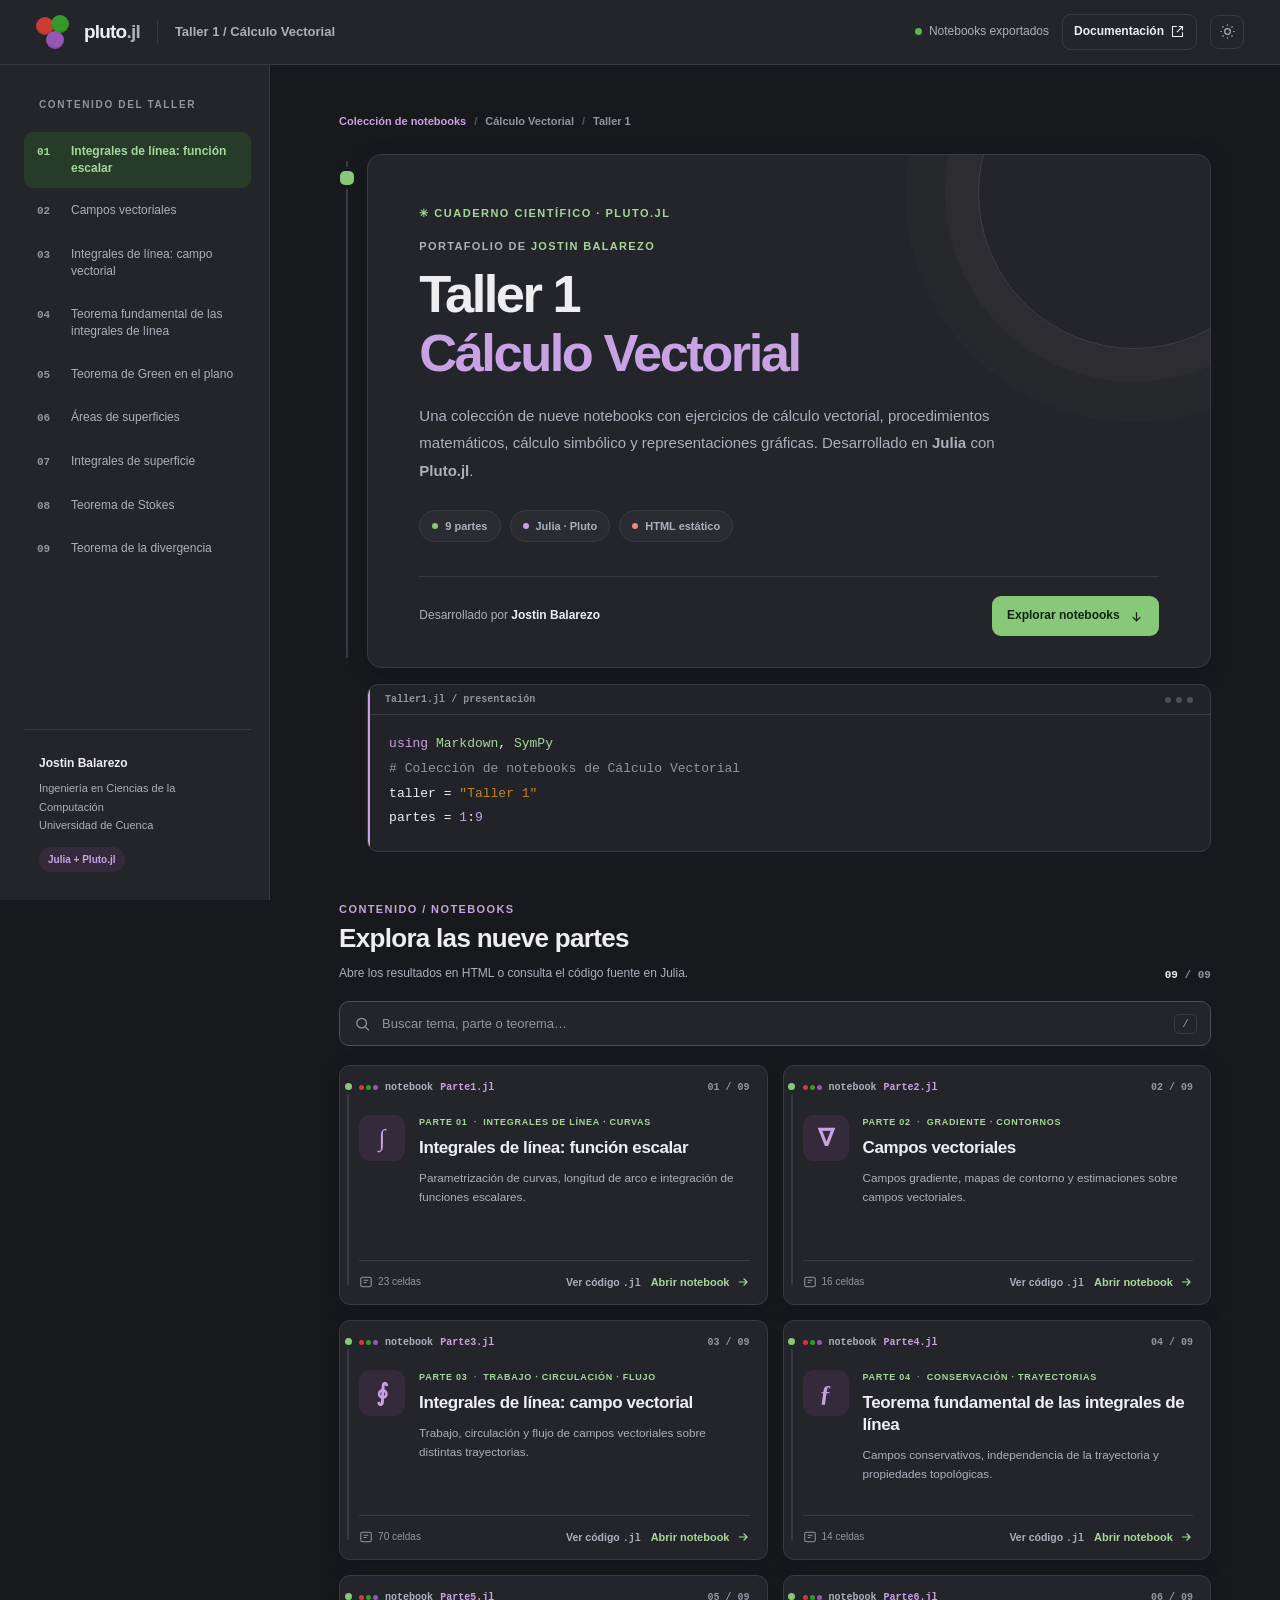
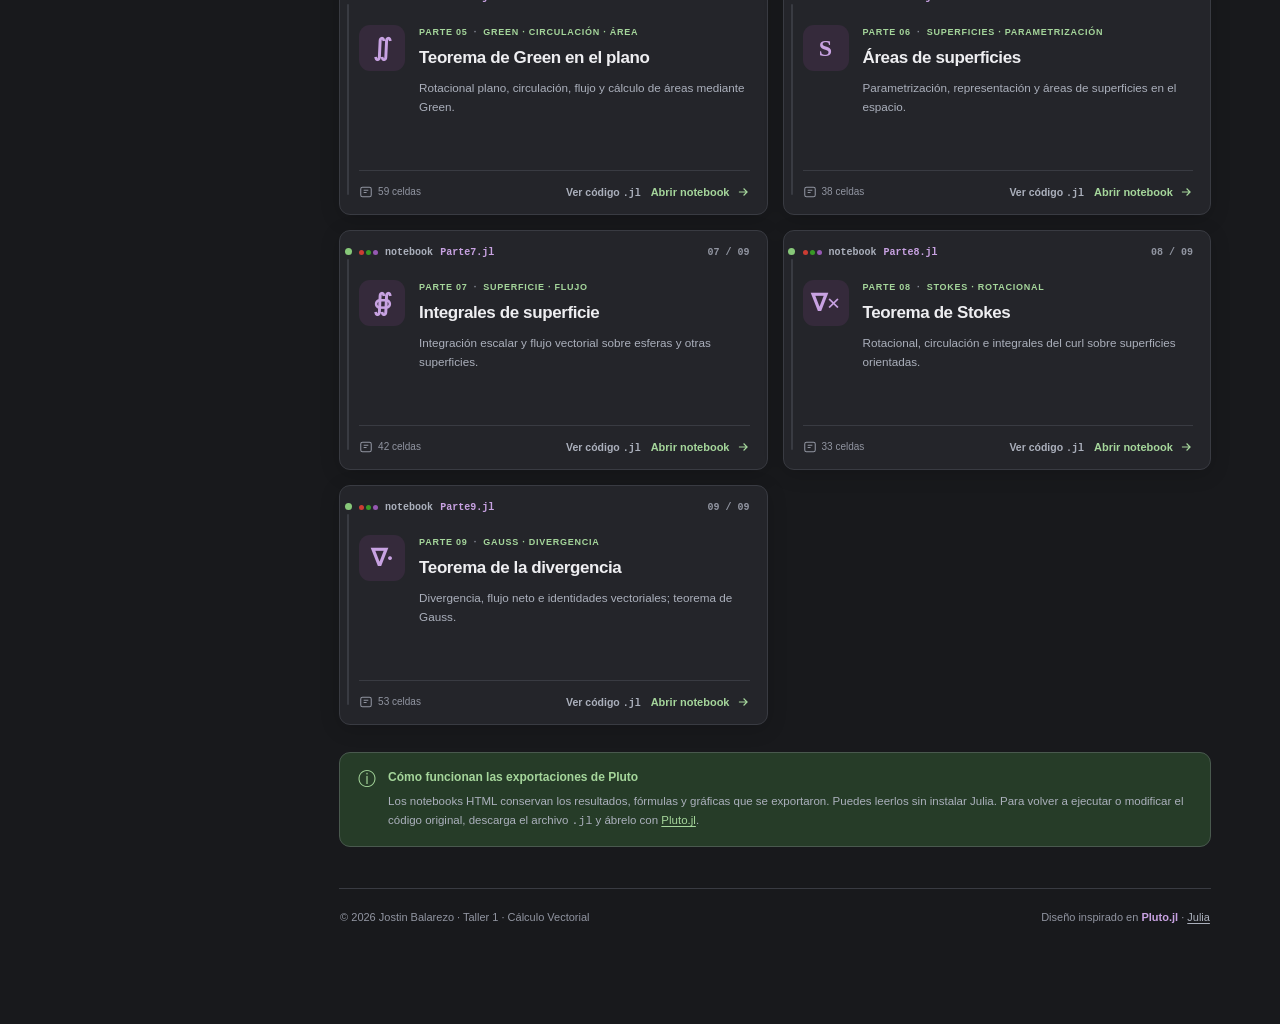
<file: index.html>
<!doctype html>
<html lang="es">
<head>
  <meta charset="utf-8">
  <meta name="viewport" content="width=device-width, initial-scale=1">
  <meta name="color-scheme" content="dark light">
  <script>(function(){var t='dark';try{t=localStorage.getItem('taller-theme')||'dark'}catch(e){}document.documentElement.dataset.theme=t==='light'?'light':'dark';})();</script>
  <meta name="description" content="Taller 1 de Cálculo Vectorial: nueve notebooks de Julia y Pluto.jl con soluciones, cálculos simbólicos y visualizaciones.">
  <meta name="author" content="Jostin Balarezo">
  <meta property="og:title" content="Taller 1 · Cálculo Vectorial — Jostin Balarezo | Pluto.jl">
  <meta property="og:description" content="Explora los 9 notebooks y su código Julia.">
  <meta property="og:type" content="website">
  <title>Taller 1 · Cálculo Vectorial — Jostin Balarezo | Pluto.jl</title>
  <link rel="icon" href="favicon.svg" type="image/svg+xml">
  <style>
    :root { color-scheme: light; --bg:#faf9f7; --surface:#ffffff; --surface-2:#f8f8f9; --border:#e7e6e4; --border-strong:#d9d8d5; --text:#292a2f; --muted:#73767d; --soft:#909199; --accent:#389826; --accent-soft:#edf8e8; --accent-text:#2d7425; --purple:#8b5caa; --purple-soft:#f5f0f9; --red:#cb3c33; --shadow:0 4px 20px rgba(27,31,35,.035); --code:#fafafa; }
    :root[data-theme="dark"]{color-scheme:dark; --bg:#18191c; --surface:#24252a; --surface-2:#2b2c32; --border:#393b42; --border-strong:#4d4f55; --text:#eeeef1; --muted:#abb0bc; --soft:#9195a1; --accent:#87c879; --accent-soft:#263c28; --accent-text:#a5d69b; --purple:#c8a2e2; --purple-soft:#352a3b; --red:#f2887d; --shadow:0 4px 20px rgba(0,0,0,.16); --code:#222328; }
    *{box-sizing:border-box} html{scroll-behavior:smooth;scroll-padding-top:106px} body{margin:0;background:var(--bg);color:var(--text);font-family:Inter,"Lato",ui-sans-serif,-apple-system,BlinkMacSystemFont,"Segoe UI",sans-serif;font-size:15px;line-height:1.65;-webkit-font-smoothing:antialiased} a{color:inherit;text-decoration:none} button,input{font:inherit} button{cursor:pointer} :focus-visible{outline:3px solid rgba(72,158,67,.4);outline-offset:3px} ::selection{background:#bfecc2;color:#1b2b21}
    .topbar{height:65px;border-bottom:1px solid var(--border);background:var(--surface);display:flex;align-items:center;justify-content:space-between;padding:0 36px;position:sticky;top:0;z-index:15}
    .brand{display:flex;align-items:center;gap:12px;min-width:0}.pluto-logo{width:36px;height:36px;position:relative;display:inline-block;flex-shrink:0}.pluto-logo span{height:18px;width:18px;border-radius:50%;display:block;position:absolute;box-shadow:inset 0 -2px 0 rgba(0,0,0,.10)}.pluto-logo .l-red{left:0;top:3px;background:#cb3c33}.pluto-logo .l-green{left:15px;top:1px;background:#389826}.pluto-logo .l-purple{left:10px;top:17px;background:#9558b2}.brand-word{font-size:19px;font-weight:800;letter-spacing:-.8px}.brand-word .dot{color:var(--muted);font-weight:600}.brand-divider{height:22px;width:1px;background:var(--border);margin:0 5px}.brand-project{font-weight:600;font-size:13px;color:var(--muted);white-space:nowrap;overflow:hidden;text-overflow:ellipsis}.top-actions{display:flex;align-items:center;gap:13px}.status{display:inline-flex;gap:7px;align-items:center;font-size:12px;color:var(--muted)}.status:before{content:"";width:7px;height:7px;border-radius:50%;background:#58b947}.top-link{display:inline-flex;align-items:center;gap:6px;padding:7px 11px;border:1px solid var(--border);border-radius:9px;font-size:12px;font-weight:650}.top-link:hover,.theme-toggle:hover{background:var(--surface-2);border-color:var(--border-strong)}.top-link svg{width:15px;height:15px}.theme-toggle{display:grid;place-items:center;width:34px;height:34px;border:1px solid var(--border);border-radius:9px;background:var(--surface);color:var(--muted)}.theme-toggle svg{width:17px;height:17px}.icon-moon{display:block}.icon-sun{display:none}:root[data-theme="dark"] .icon-moon{display:none}:root[data-theme="dark"] .icon-sun{display:block}
    .shell{display:grid;grid-template-columns:270px minmax(0,1fr);align-items:start;min-height:calc(100vh - 65px)}.sidebar{position:sticky;top:65px;height:calc(100vh - 65px);border-right:1px solid var(--border);padding:32px 18px 28px 24px;display:flex;flex-direction:column;overflow-y:auto;background:var(--surface)}.sidebar-eyebrow{font-size:10px;letter-spacing:1.65px;color:var(--soft);font-weight:800;margin:0 0 18px 15px}.toc{display:flex;flex-direction:column;gap:3px}.toc-link{border-radius:9px;display:flex;gap:10px;align-items:start;padding:10px 12px;color:var(--muted);font-size:12px;line-height:1.45;border:1px solid transparent;transition:background .15s,color .15s}.toc-link:hover{color:var(--text);background:var(--surface-2)}.toc-link.active{background:var(--accent-soft);color:var(--accent-text);font-weight:670}.toc-number{font:600 11px/1.7 ui-monospace,SFMono-Regular,Consolas,monospace;color:var(--soft);flex:0 0 24px}.toc-link.active .toc-number{color:var(--accent-text)}.sidebar-bottom{margin-top:auto;padding:24px 15px 0;border-top:1px solid var(--border)}.sidebar-bottom strong{display:block;font-size:12px;font-weight:650}.sidebar-bottom span{display:block;font-size:11px;color:var(--muted);line-height:1.7;margin-top:5px}.side-tag{display:inline-block!important;margin-top:12px!important;font-size:10px!important;padding:4px 9px;background:var(--purple-soft);color:var(--purple)!important;border-radius:20px;font-weight:700}
    .content{width:100%;min-width:0;max-width:1200px;margin:0 auto;padding:47px clamp(22px,5.4vw,80px) 80px}.breadcrumb{font-size:11px;display:flex;align-items:center;gap:8px;color:var(--soft);margin-bottom:24px;font-weight:600}.breadcrumb .home{color:var(--purple)}.slash{opacity:.5}.cell-shell{position:relative;padding-left:28px}.cell-shell:before{content:"";position:absolute;left:7px;top:7px;bottom:10px;width:2px;background:var(--border);border-radius:4px}.cell-shell:after{content:"";position:absolute;left:1px;top:17px;width:14px;height:14px;border-radius:5px;background:var(--accent);box-shadow:0 0 0 4px var(--bg)}
    .hero{background:var(--surface);border:1px solid var(--border);border-radius:14px;box-shadow:var(--shadow);padding:clamp(26px,4vw,49px) clamp(24px,4vw,52px) 31px;overflow:hidden;position:relative}.hero:after{content:"";position:absolute;right:-80px;top:-118px;height:310px;width:310px;border:1px solid color-mix(in srgb,var(--purple) 18%,transparent);border-radius:50%;pointer-events:none;box-shadow:0 0 0 33px color-mix(in srgb,var(--purple) 3%,transparent),0 0 0 73px color-mix(in srgb,var(--accent) 2%,transparent)}.hero-eyebrow{font-size:11px;letter-spacing:1.5px;font-weight:750;color:var(--accent-text);text-transform:uppercase;position:relative;z-index:1}.hero h1{font-size:clamp(33px,4.1vw,58px);line-height:1.11;letter-spacing:-2.5px;margin:16px 0 20px;font-weight:760;position:relative;z-index:1}.hero h1 span{display:block;color:var(--purple);font-weight:700}.hero-copy{font-size:15px;line-height:1.83;max-width:620px;margin:0 0 26px;color:var(--muted);position:relative;z-index:1}.hero-meta{display:flex;flex-wrap:wrap;gap:9px;margin:0 0 34px;position:relative;z-index:1}.pill{display:inline-flex;align-items:center;gap:7px;border:1px solid var(--border);border-radius:50px;padding:6px 12px;background:var(--surface-2);font-size:11px;color:var(--muted);font-weight:650}.pill .mini-dot{width:6px;height:6px;border-radius:50%;background:var(--accent)}.pill .mini-dot.purple{background:var(--purple)}.pill .mini-dot.red{background:var(--red)}
    .hero-personal{font-size:11px;letter-spacing:1.35px;font-weight:600;color:var(--muted);margin:15px 0 -6px;position:relative;z-index:1}.hero-personal strong{color:var(--accent-text);font-weight:800}.hero-bottom{border-top:1px solid var(--border);padding-top:19px;display:flex;flex-wrap:wrap;align-items:center;justify-content:space-between;gap:14px;position:relative;z-index:1}.author{font-size:12px;color:var(--muted)}.author strong{color:var(--text);font-weight:720}.jump{display:inline-flex;align-items:center;gap:9px;background:var(--accent);color:#fff;padding:10px 15px;border-radius:9px;font-size:12px;font-weight:800;transition:transform .15s,filter .15s}.jump:hover{filter:brightness(.92);transform:translateY(-1px)}:root[data-theme="dark"] .jump{color:#172117}.jump svg{height:15px;width:15px}
    .code-cell{margin:16px 0 0 28px;border:1px solid var(--border);border-radius:11px;background:var(--code);overflow:hidden;position:relative}.code-cell:before{position:absolute;content:"";width:2px;background:var(--purple);left:0;top:0;bottom:0}.code-bar{display:flex;align-items:center;justify-content:space-between;padding:9px 17px;border-bottom:1px solid var(--border);font-size:10px;letter-spacing:.4px;color:var(--soft)}.code-bar .filepath{font:600 10px ui-monospace,SFMono-Regular,Consolas,monospace;letter-spacing:0}.editor-dots{display:inline-flex;gap:5px}.editor-dots span{width:6px;height:6px;background:var(--border-strong);border-radius:50%}.code-cell pre{padding:17px 21px 20px;margin:0;overflow-x:auto;font:13px/1.9 "JuliaMono",ui-monospace,SFMono-Regular,Consolas,"Liberation Mono",monospace;color:var(--text)}.code-purple{color:var(--purple)}.code-green{color:var(--accent-text)}.code-orange{color:#c28522}.code-muted{color:var(--soft)}
    .section-head{display:flex;align-items:end;justify-content:space-between;gap:16px;margin:48px 0 17px}.section-label{font-size:11px;color:var(--purple);font-weight:750;letter-spacing:1.4px}.section-head h2{font-size:26px;letter-spacing:-.7px;line-height:1.2;margin:5px 0 0;font-weight:740}.section-caption{color:var(--muted);font-size:12px;margin:10px 0 0}.section-stat{font:650 11px ui-monospace,SFMono-Regular,Consolas,monospace;color:var(--soft);white-space:nowrap;padding-bottom:3px}.section-stat strong{color:var(--text)}
    .tools{display:flex;gap:12px;margin:0 0 19px;align-items:center}.search-wrap{position:relative;flex:1}.search-wrap svg{position:absolute;left:15px;top:50%;transform:translateY(-50%);width:17px;height:17px;color:var(--soft);pointer-events:none}.search{display:block;border:1px solid var(--border-strong);border-radius:10px;padding:11px 75px 11px 42px;width:100%;background:var(--surface);color:var(--text);font-size:13px;outline:none}.search:focus{border-color:var(--accent);box-shadow:0 0 0 3px var(--accent-soft)}.search::placeholder{color:var(--soft)}.search-hint{position:absolute;right:14px;top:50%;transform:translateY(-50%);border:1px solid var(--border);border-radius:5px;padding:0px 7px;color:var(--soft);font:11px/1.65 ui-monospace,monospace;pointer-events:none}.search-clear{position:absolute;right:12px;top:50%;transform:translateY(-50%);display:none;border:0;background:var(--surface-2);color:var(--muted);border-radius:6px;padding:3px 9px;font-size:11px}.has-text .search-clear{display:inline-flex}.has-text .search-hint{display:none}
    .cards{display:grid;grid-template-columns:repeat(2,minmax(0,1fr));gap:15px}.notebook-card{scroll-margin-top:112px;display:grid;grid-template-columns:16px minmax(0,1fr);position:relative;background:var(--surface);border:1px solid var(--border);border-radius:11px;overflow:hidden;min-height:240px;box-shadow:var(--shadow);transition:border-color .18s,transform .18s,box-shadow .18s}.notebook-card:hover{border-color:color-mix(in srgb,var(--accent) 44%,var(--border));transform:translateY(-2px);box-shadow:0 9px 28px rgba(27,31,35,.065)}.notebook-card[hidden]{display:none!important}.card-gutter{position:relative;display:flex;justify-content:center;padding-top:17px}.gutter-dot{position:relative;z-index:2;width:7px;height:7px;border-radius:50%;background:var(--accent)}.gutter-spine{position:absolute;width:2px;top:28px;bottom:19px;border-radius:4px;background:var(--border)}.card-inner{display:flex;flex-direction:column;min-width:0;padding:16px 17px 13px 3px}.card-top{display:flex;align-items:center;justify-content:space-between;gap:8px}.card-type{display:flex;align-items:center;gap:7px;font:600 10px ui-monospace,SFMono-Regular,Consolas,monospace;color:var(--muted);white-space:nowrap}.p-dots{display:flex;align-items:center;gap:2px}.p-dots i{height:5px;width:5px;border-radius:50%;display:block}.p-dots i:nth-child(1){background:#cb3c33}.p-dots i:nth-child(2){background:#389826}.p-dots i:nth-child(3){background:#9558b2}.card-file{color:var(--purple);font-weight:600}.file-id{font:600 10px ui-monospace,monospace;color:var(--soft);white-space:nowrap}.card-body{display:flex;align-items:start;gap:14px;padding:22px 0 21px}.math-mark{height:46px;width:46px;flex:0 0 46px;display:grid;place-items:center;border-radius:11px;background:var(--purple-soft);color:var(--purple);font:600 24px/1 Georgia,"Times New Roman",serif}.card-copy{min-width:0}.card-kicker{font-size:9px;letter-spacing:.75px;text-transform:uppercase;font-weight:750;color:var(--accent-text);line-height:1.6}.card-kicker span{padding:0 3px;color:var(--soft)}.card-copy h3{font-size:17px;line-height:1.3;letter-spacing:-.4px;font-weight:720;margin:7px 0 9px}.card-copy h3 a:hover{text-decoration:underline;text-decoration-color:var(--accent);text-underline-offset:4px}.card-copy p{margin:0;color:var(--muted);font-size:11.7px;line-height:1.65}.card-bottom{margin-top:auto;display:flex;align-items:center;justify-content:space-between;flex-wrap:wrap;gap:9px;border-top:1px solid var(--border);padding-top:12px}.cell-count{display:flex;align-items:center;gap:5px;color:var(--soft);font-size:10px}.cell-count svg{height:14px;width:14px}.card-actions{display:flex;align-items:center;gap:10px}.source-link{font-size:10.5px;color:var(--muted);font-weight:680}.source-link:hover{color:var(--purple)}.source-link .mono{font:600 10px ui-monospace,monospace}.open-link{display:flex;align-items:center;gap:6px;font-size:11px;color:var(--accent-text);font-weight:790;white-space:nowrap}.open-link svg{height:14px;width:14px;transition:transform .15s}.open-link:hover svg{transform:translateX(3px)}.open-link:hover{text-decoration:underline;text-underline-offset:3px}.empty{border:1px dashed var(--border-strong);border-radius:13px;padding:40px 24px;text-align:center;color:var(--muted);font-size:13px}.empty[hidden]{display:none}.empty strong{display:block;color:var(--text);margin-bottom:6px}.empty button{margin-top:16px;border:1px solid var(--border-strong);color:var(--text);background:var(--surface);border-radius:8px;padding:7px 12px}
    .note{margin-top:27px;background:var(--accent-soft);border:1px solid color-mix(in srgb,var(--accent) 21%,var(--border));padding:15px 18px;border-radius:11px;display:flex;gap:12px;align-items:flex-start}.note-sign{color:var(--accent-text);font-size:18px;line-height:1.25}.note h3{margin:0 0 4px;font-size:12px;font-weight:750;color:var(--accent-text)}.note p{margin:0;color:var(--muted);line-height:1.65;font-size:11.5px}.note a{color:var(--accent-text);text-decoration:underline;text-underline-offset:2px}.footer{margin-top:41px;border-top:1px solid var(--border);padding:19px 1px;display:flex;align-items:center;justify-content:space-between;gap:15px;flex-wrap:wrap;color:var(--soft);font-size:11px}.footer .pluto-small{font-weight:720;color:var(--purple)}.footer a{color:var(--muted);text-decoration:underline;text-underline-offset:2px}.mobile-toc{display:none}
    @media(max-width:1140px){.shell{grid-template-columns:235px minmax(0,1fr)}.sidebar{padding-left:12px;padding-right:10px}.content{padding:42px 34px 70px}.card-body{gap:10px}.math-mark{width:39px;height:39px;flex-basis:39px;font-size:21px}.card-copy h3{font-size:15px}.card-bottom{align-items:flex-start}.card-actions{gap:8px}}
    @media(max-width:900px){.shell{display:block}.sidebar{display:none}.content{padding:34px 28px 70px;max-width:850px}.mobile-toc{display:block;margin-bottom:18px;border:1px solid var(--border);border-radius:10px;background:var(--surface)}.mobile-toc summary{cursor:pointer;list-style:none;padding:12px 16px;font-size:12px;font-weight:730;color:var(--text)}.mobile-toc summary::-webkit-details-marker{display:none}.mobile-toc summary:after{content:"⌄";float:right;color:var(--soft)}.mobile-toc[open] summary:after{content:"⌃"}.mobile-toc .toc{padding:0 10px 11px;max-height:300px;overflow-y:auto}.topbar{padding:0 25px}}
    @media(max-width:650px){.topbar{height:60px;padding:0 16px}.brand{gap:8px}.brand-word{font-size:17px}.brand-project{font-size:11px}.brand-divider{margin:0 1px}.status,.top-link{display:none}.content{padding:20px 15px 50px}.breadcrumb{margin:10px 0 16px}.cell-shell{padding-left:13px}.cell-shell:before{left:2px}.cell-shell:after{left:-4px;width:11px;height:11px}.hero{padding:27px 21px 22px}.hero h1{font-size:36px;letter-spacing:-1.4px}.hero-copy{font-size:13px}.hero-meta{margin-bottom:23px}.hero-bottom{align-items:stretch}.jump{justify-content:center}.code-cell{margin-left:13px}.code-cell pre{font-size:10.5px;padding:12px}.section-head{margin-top:35px}.section-head h2{font-size:22px}.section-stat{font-size:10px}.cards{grid-template-columns:1fr;gap:12px}.notebook-card{min-height:205px}.card-inner{padding-right:15px}.card-copy h3{font-size:17px}.card-copy p{font-size:12px}.card-body{padding:15px 0 16px}.section-caption{font-size:11px}}
    @media(prefers-reduced-motion:reduce){html{scroll-behavior:auto}*{transition:none!important}}
  </style>
</head>
<body>
  <header class="topbar">
    <a class="brand" href="index.html" aria-label="Ir al inicio del taller">
      <span class="pluto-logo" aria-hidden="true"><span class="l-red"></span><span class="l-green"></span><span class="l-purple"></span></span>
      <span class="brand-word">pluto<span class="dot">.jl</span></span>
      <span class="brand-divider" aria-hidden="true"></span><span class="brand-project">Taller 1 / Cálculo Vectorial</span>
    </a>
    <div class="top-actions">
      <span class="status">Notebooks exportados</span>
      <a class="top-link" href="README.md" target="_blank" rel="noopener" aria-label="Leer guía del repositorio">Documentación <svg viewBox="0 0 24 24" fill="none" stroke="currentColor" stroke-width="1.7" aria-hidden="true"><path d="M14 4h6v6M20 4l-9 9"/><path d="M20 13v7H4V4h7"/></svg></a>
      <button class="theme-toggle" id="theme-toggle" type="button" aria-label="Cambiar tema claro u oscuro" title="Cambiar apariencia"><svg class="icon-moon" viewBox="0 0 24 24" fill="none" stroke="currentColor" stroke-width="1.8" aria-hidden="true"><path d="M20.7 14.1A8.5 8.5 0 0 1 9.9 3.3 8.6 8.6 0 1 0 20.7 14.1Z"/></svg><svg class="icon-sun" viewBox="0 0 24 24" fill="none" stroke="currentColor" stroke-width="1.7" aria-hidden="true"><circle cx="12" cy="12" r="4"/><path d="M12 2v2m0 16v2M4.93 4.93l1.41 1.41m11.32 11.32 1.41 1.41M2 12h2m16 0h2M4.93 19.07l1.41-1.41M17.66 6.34l1.41-1.41"/></svg></button>
    </div>
  </header>
  <div class="shell">
    <aside class="sidebar" aria-label="Índice de partes">
      <div class="sidebar-eyebrow">CONTENIDO DEL TALLER</div>
      <nav class="toc" aria-label="Navegación de notebooks"><a class="toc-link" href="#parte-01" data-goto="parte-01"><span class="toc-number">01</span><span>Integrales de línea: función escalar</span></a>
<a class="toc-link" href="#parte-02" data-goto="parte-02"><span class="toc-number">02</span><span>Campos vectoriales</span></a>
<a class="toc-link" href="#parte-03" data-goto="parte-03"><span class="toc-number">03</span><span>Integrales de línea: campo vectorial</span></a>
<a class="toc-link" href="#parte-04" data-goto="parte-04"><span class="toc-number">04</span><span>Teorema fundamental de las integrales de línea</span></a>
<a class="toc-link" href="#parte-05" data-goto="parte-05"><span class="toc-number">05</span><span>Teorema de Green en el plano</span></a>
<a class="toc-link" href="#parte-06" data-goto="parte-06"><span class="toc-number">06</span><span>Áreas de superficies</span></a>
<a class="toc-link" href="#parte-07" data-goto="parte-07"><span class="toc-number">07</span><span>Integrales de superficie</span></a>
<a class="toc-link" href="#parte-08" data-goto="parte-08"><span class="toc-number">08</span><span>Teorema de Stokes</span></a>
<a class="toc-link" href="#parte-09" data-goto="parte-09"><span class="toc-number">09</span><span>Teorema de la divergencia</span></a>
</nav>
      <div class="sidebar-bottom"><strong>Jostin Balarezo</strong><span>Ingeniería en Ciencias de la Computación<br>Universidad de Cuenca</span><span class="side-tag">Julia + Pluto.jl</span></div>
    </aside>
    <main class="content" id="inicio">
      <div class="breadcrumb"><span class="home">Colección de notebooks</span><span class="slash">/</span><span>Cálculo Vectorial</span><span class="slash">/</span><span>Taller 1</span></div>
      <details class="mobile-toc"><summary>Índice del taller · 9 partes</summary><nav class="toc" aria-label="Índice móvil"><a class="toc-link" href="#parte-01" data-goto="parte-01"><span class="toc-number">01</span><span>Integrales de línea: función escalar</span></a>
<a class="toc-link" href="#parte-02" data-goto="parte-02"><span class="toc-number">02</span><span>Campos vectoriales</span></a>
<a class="toc-link" href="#parte-03" data-goto="parte-03"><span class="toc-number">03</span><span>Integrales de línea: campo vectorial</span></a>
<a class="toc-link" href="#parte-04" data-goto="parte-04"><span class="toc-number">04</span><span>Teorema fundamental de las integrales de línea</span></a>
<a class="toc-link" href="#parte-05" data-goto="parte-05"><span class="toc-number">05</span><span>Teorema de Green en el plano</span></a>
<a class="toc-link" href="#parte-06" data-goto="parte-06"><span class="toc-number">06</span><span>Áreas de superficies</span></a>
<a class="toc-link" href="#parte-07" data-goto="parte-07"><span class="toc-number">07</span><span>Integrales de superficie</span></a>
<a class="toc-link" href="#parte-08" data-goto="parte-08"><span class="toc-number">08</span><span>Teorema de Stokes</span></a>
<a class="toc-link" href="#parte-09" data-goto="parte-09"><span class="toc-number">09</span><span>Teorema de la divergencia</span></a>
</nav></details>
      <section class="cell-shell" aria-labelledby="main-title">
        <div class="hero">
          <div class="hero-eyebrow">✳ Cuaderno científico · Pluto.jl</div>
          <div class="hero-personal">PORTAFOLIO DE <strong>JOSTIN BALAREZO</strong></div>
          <h1 id="main-title">Taller 1 <span>Cálculo Vectorial</span></h1>
          <p class="hero-copy">Una colección de nueve notebooks con ejercicios de cálculo vectorial, procedimientos matemáticos, cálculo simbólico y representaciones gráficas. Desarrollado en <strong>Julia</strong> con <strong>Pluto.jl</strong>.</p>
          <div class="hero-meta"><span class="pill"><span class="mini-dot"></span> 9 partes</span><span class="pill"><span class="mini-dot purple"></span> Julia · Pluto</span><span class="pill"><span class="mini-dot red"></span> HTML estático</span></div>
          <div class="hero-bottom"><span class="author">Desarrollado por <strong>Jostin Balarezo</strong></span><a class="jump" href="#notebooks">Explorar notebooks <svg viewBox="0 0 24 24" fill="none" stroke="currentColor" stroke-width="2" aria-hidden="true"><path d="M12 5v14m-6-6 6 6 6-6"/></svg></a></div>
        </div>
      </section>
      <div class="code-cell" aria-label="Vista de código inspirada en Pluto"><div class="code-bar"><span class="filepath">Taller1.jl <span class="code-muted">/ presentación</span></span><span class="editor-dots" aria-hidden="true"><span></span><span></span><span></span></span></div><pre><span class="code-purple">using</span> <span class="code-green">Markdown</span>, <span class="code-green">SymPy</span>
<span class="code-muted"># Colección de notebooks de Cálculo Vectorial</span>
taller = <span class="code-orange">"Taller 1"</span>
partes = <span class="code-purple">1</span>:<span class="code-purple">9</span></pre></div>
      <section id="notebooks" aria-label="Lista de notebooks">
        <div class="section-head"><div><div class="section-label">CONTENIDO / NOTEBOOKS</div><h2>Explora las nueve partes</h2><p class="section-caption">Abre los resultados en HTML o consulta el código fuente en Julia.</p></div><div class="section-stat"><strong id="shown-count">09</strong> / 09</div></div>
        <div class="tools"><div class="search-wrap" id="search-wrap"><svg viewBox="0 0 24 24" fill="none" stroke="currentColor" stroke-width="1.8" aria-hidden="true"><circle cx="10.8" cy="10.8" r="6.8"/><path d="m16 16 5 5"/></svg><input class="search" id="search" type="search" placeholder="Buscar tema, parte o teorema…" aria-label="Buscar entre las nueve partes" autocomplete="off"><span class="search-hint">/</span><button class="search-clear" type="button" id="search-clear" aria-label="Borrar búsqueda">Limpiar ×</button></div></div>
        <div class="cards" id="cards"><article class="notebook-card" id="parte-01" data-filter="1 Integrales de línea: función escalar Parametrización de curvas, longitud de arco e integración de funciones escalares. Integrales de línea · Curvas funciones escalares parametrizacion curvas integrales">
 <div class="card-gutter" aria-hidden="true"><span class="gutter-dot"></span><span class="gutter-spine"></span></div>
 <div class="card-inner">
  <div class="card-top"><span class="card-type"><span class="p-dots" aria-hidden="true"><i></i><i></i><i></i></span> notebook <span class="card-file">Parte1.jl</span></span><span class="file-id">01 / 09</span></div>
  <div class="card-body">
    <div class="math-mark" aria-hidden="true">∫</div>
    <div class="card-copy"><div class="card-kicker">PARTE 01 <span aria-hidden="true">·</span> Integrales de línea · Curvas</div>
    <h3><a href="Parte1.html">Integrales de línea: función escalar</a></h3>
    <p>Parametrización de curvas, longitud de arco e integración de funciones escalares.</p></div>
  </div>
  <div class="card-bottom"><span class="cell-count" title="Celdas del notebook original"><svg viewBox="0 0 24 24" fill="none" stroke="currentColor" stroke-width="1.8" aria-hidden="true"><rect x="3" y="4" width="18" height="16" rx="3"/><path d="M8 9h8M8 13h5"/></svg> 23 celdas</span>
  <div class="card-actions"><a class="source-link" href="Parte1.jl" target="_blank" rel="noopener" title="Ver archivo de Julia de la parte 1">Ver código <span class="mono">.jl</span></a><a class="open-link" href="Parte1.html" aria-label="Abrir notebook Parte 1">Abrir notebook <svg viewBox="0 0 24 24" fill="none" stroke="currentColor" stroke-width="2" aria-hidden="true"><path d="M5 12h14m-6-6 6 6-6 6"/></svg></a></div></div>
 </div>
 </article><article class="notebook-card" id="parte-02" data-filter="2 Campos vectoriales Campos gradiente, mapas de contorno y estimaciones sobre campos vectoriales. Gradiente · Contornos gradientes contornos campos vectoriales posiciones">
 <div class="card-gutter" aria-hidden="true"><span class="gutter-dot"></span><span class="gutter-spine"></span></div>
 <div class="card-inner">
  <div class="card-top"><span class="card-type"><span class="p-dots" aria-hidden="true"><i></i><i></i><i></i></span> notebook <span class="card-file">Parte2.jl</span></span><span class="file-id">02 / 09</span></div>
  <div class="card-body">
    <div class="math-mark" aria-hidden="true">∇</div>
    <div class="card-copy"><div class="card-kicker">PARTE 02 <span aria-hidden="true">·</span> Gradiente · Contornos</div>
    <h3><a href="Parte2.html">Campos vectoriales</a></h3>
    <p>Campos gradiente, mapas de contorno y estimaciones sobre campos vectoriales.</p></div>
  </div>
  <div class="card-bottom"><span class="cell-count" title="Celdas del notebook original"><svg viewBox="0 0 24 24" fill="none" stroke="currentColor" stroke-width="1.8" aria-hidden="true"><rect x="3" y="4" width="18" height="16" rx="3"/><path d="M8 9h8M8 13h5"/></svg> 16 celdas</span>
  <div class="card-actions"><a class="source-link" href="Parte2.jl" target="_blank" rel="noopener" title="Ver archivo de Julia de la parte 2">Ver código <span class="mono">.jl</span></a><a class="open-link" href="Parte2.html" aria-label="Abrir notebook Parte 2">Abrir notebook <svg viewBox="0 0 24 24" fill="none" stroke="currentColor" stroke-width="2" aria-hidden="true"><path d="M5 12h14m-6-6 6 6-6 6"/></svg></a></div></div>
 </div>
 </article><article class="notebook-card" id="parte-03" data-filter="3 Integrales de línea: campo vectorial Trabajo, circulación y flujo de campos vectoriales sobre distintas trayectorias. Trabajo · Circulación · Flujo campos trabajo trayectorias circulación flujo integrales">
 <div class="card-gutter" aria-hidden="true"><span class="gutter-dot"></span><span class="gutter-spine"></span></div>
 <div class="card-inner">
  <div class="card-top"><span class="card-type"><span class="p-dots" aria-hidden="true"><i></i><i></i><i></i></span> notebook <span class="card-file">Parte3.jl</span></span><span class="file-id">03 / 09</span></div>
  <div class="card-body">
    <div class="math-mark" aria-hidden="true">∮</div>
    <div class="card-copy"><div class="card-kicker">PARTE 03 <span aria-hidden="true">·</span> Trabajo · Circulación · Flujo</div>
    <h3><a href="Parte3.html">Integrales de línea: campo vectorial</a></h3>
    <p>Trabajo, circulación y flujo de campos vectoriales sobre distintas trayectorias.</p></div>
  </div>
  <div class="card-bottom"><span class="cell-count" title="Celdas del notebook original"><svg viewBox="0 0 24 24" fill="none" stroke="currentColor" stroke-width="1.8" aria-hidden="true"><rect x="3" y="4" width="18" height="16" rx="3"/><path d="M8 9h8M8 13h5"/></svg> 70 celdas</span>
  <div class="card-actions"><a class="source-link" href="Parte3.jl" target="_blank" rel="noopener" title="Ver archivo de Julia de la parte 3">Ver código <span class="mono">.jl</span></a><a class="open-link" href="Parte3.html" aria-label="Abrir notebook Parte 3">Abrir notebook <svg viewBox="0 0 24 24" fill="none" stroke="currentColor" stroke-width="2" aria-hidden="true"><path d="M5 12h14m-6-6 6 6-6 6"/></svg></a></div></div>
 </div>
 </article><article class="notebook-card" id="parte-04" data-filter="4 Teorema fundamental de las integrales de línea Campos conservativos, independencia de la trayectoria y propiedades topológicas. Conservación · Trayectorias teorema fundamental conservativos independencia topologia">
 <div class="card-gutter" aria-hidden="true"><span class="gutter-dot"></span><span class="gutter-spine"></span></div>
 <div class="card-inner">
  <div class="card-top"><span class="card-type"><span class="p-dots" aria-hidden="true"><i></i><i></i><i></i></span> notebook <span class="card-file">Parte4.jl</span></span><span class="file-id">04 / 09</span></div>
  <div class="card-body">
    <div class="math-mark" aria-hidden="true">ƒ</div>
    <div class="card-copy"><div class="card-kicker">PARTE 04 <span aria-hidden="true">·</span> Conservación · Trayectorias</div>
    <h3><a href="Parte4.html">Teorema fundamental de las integrales de línea</a></h3>
    <p>Campos conservativos, independencia de la trayectoria y propiedades topológicas.</p></div>
  </div>
  <div class="card-bottom"><span class="cell-count" title="Celdas del notebook original"><svg viewBox="0 0 24 24" fill="none" stroke="currentColor" stroke-width="1.8" aria-hidden="true"><rect x="3" y="4" width="18" height="16" rx="3"/><path d="M8 9h8M8 13h5"/></svg> 14 celdas</span>
  <div class="card-actions"><a class="source-link" href="Parte4.jl" target="_blank" rel="noopener" title="Ver archivo de Julia de la parte 4">Ver código <span class="mono">.jl</span></a><a class="open-link" href="Parte4.html" aria-label="Abrir notebook Parte 4">Abrir notebook <svg viewBox="0 0 24 24" fill="none" stroke="currentColor" stroke-width="2" aria-hidden="true"><path d="M5 12h14m-6-6 6 6-6 6"/></svg></a></div></div>
 </div>
 </article><article class="notebook-card" id="parte-05" data-filter="5 Teorema de Green en el plano Rotacional plano, circulación, flujo y cálculo de áreas mediante Green. Green · Circulación · Área green circulacion rotacional flujo areas cardioide">
 <div class="card-gutter" aria-hidden="true"><span class="gutter-dot"></span><span class="gutter-spine"></span></div>
 <div class="card-inner">
  <div class="card-top"><span class="card-type"><span class="p-dots" aria-hidden="true"><i></i><i></i><i></i></span> notebook <span class="card-file">Parte5.jl</span></span><span class="file-id">05 / 09</span></div>
  <div class="card-body">
    <div class="math-mark" aria-hidden="true">∬</div>
    <div class="card-copy"><div class="card-kicker">PARTE 05 <span aria-hidden="true">·</span> Green · Circulación · Área</div>
    <h3><a href="Parte5.html">Teorema de Green en el plano</a></h3>
    <p>Rotacional plano, circulación, flujo y cálculo de áreas mediante Green.</p></div>
  </div>
  <div class="card-bottom"><span class="cell-count" title="Celdas del notebook original"><svg viewBox="0 0 24 24" fill="none" stroke="currentColor" stroke-width="1.8" aria-hidden="true"><rect x="3" y="4" width="18" height="16" rx="3"/><path d="M8 9h8M8 13h5"/></svg> 59 celdas</span>
  <div class="card-actions"><a class="source-link" href="Parte5.jl" target="_blank" rel="noopener" title="Ver archivo de Julia de la parte 5">Ver código <span class="mono">.jl</span></a><a class="open-link" href="Parte5.html" aria-label="Abrir notebook Parte 5">Abrir notebook <svg viewBox="0 0 24 24" fill="none" stroke="currentColor" stroke-width="2" aria-hidden="true"><path d="M5 12h14m-6-6 6 6-6 6"/></svg></a></div></div>
 </div>
 </article><article class="notebook-card" id="parte-06" data-filter="6 Áreas de superficies Parametrización, representación y áreas de superficies en el espacio. Superficies · Parametrización areas superficies parametrización primer octante integrales">
 <div class="card-gutter" aria-hidden="true"><span class="gutter-dot"></span><span class="gutter-spine"></span></div>
 <div class="card-inner">
  <div class="card-top"><span class="card-type"><span class="p-dots" aria-hidden="true"><i></i><i></i><i></i></span> notebook <span class="card-file">Parte6.jl</span></span><span class="file-id">06 / 09</span></div>
  <div class="card-body">
    <div class="math-mark" aria-hidden="true">S</div>
    <div class="card-copy"><div class="card-kicker">PARTE 06 <span aria-hidden="true">·</span> Superficies · Parametrización</div>
    <h3><a href="Parte6.html">Áreas de superficies</a></h3>
    <p>Parametrización, representación y áreas de superficies en el espacio.</p></div>
  </div>
  <div class="card-bottom"><span class="cell-count" title="Celdas del notebook original"><svg viewBox="0 0 24 24" fill="none" stroke="currentColor" stroke-width="1.8" aria-hidden="true"><rect x="3" y="4" width="18" height="16" rx="3"/><path d="M8 9h8M8 13h5"/></svg> 38 celdas</span>
  <div class="card-actions"><a class="source-link" href="Parte6.jl" target="_blank" rel="noopener" title="Ver archivo de Julia de la parte 6">Ver código <span class="mono">.jl</span></a><a class="open-link" href="Parte6.html" aria-label="Abrir notebook Parte 6">Abrir notebook <svg viewBox="0 0 24 24" fill="none" stroke="currentColor" stroke-width="2" aria-hidden="true"><path d="M5 12h14m-6-6 6 6-6 6"/></svg></a></div></div>
 </div>
 </article><article class="notebook-card" id="parte-07" data-filter="7 Integrales de superficie Integración escalar y flujo vectorial sobre esferas y otras superficies. Superficie · Flujo superficie integrales flujo esfera triangular solido">
 <div class="card-gutter" aria-hidden="true"><span class="gutter-dot"></span><span class="gutter-spine"></span></div>
 <div class="card-inner">
  <div class="card-top"><span class="card-type"><span class="p-dots" aria-hidden="true"><i></i><i></i><i></i></span> notebook <span class="card-file">Parte7.jl</span></span><span class="file-id">07 / 09</span></div>
  <div class="card-body">
    <div class="math-mark" aria-hidden="true">∯</div>
    <div class="card-copy"><div class="card-kicker">PARTE 07 <span aria-hidden="true">·</span> Superficie · Flujo</div>
    <h3><a href="Parte7.html">Integrales de superficie</a></h3>
    <p>Integración escalar y flujo vectorial sobre esferas y otras superficies.</p></div>
  </div>
  <div class="card-bottom"><span class="cell-count" title="Celdas del notebook original"><svg viewBox="0 0 24 24" fill="none" stroke="currentColor" stroke-width="1.8" aria-hidden="true"><rect x="3" y="4" width="18" height="16" rx="3"/><path d="M8 9h8M8 13h5"/></svg> 42 celdas</span>
  <div class="card-actions"><a class="source-link" href="Parte7.jl" target="_blank" rel="noopener" title="Ver archivo de Julia de la parte 7">Ver código <span class="mono">.jl</span></a><a class="open-link" href="Parte7.html" aria-label="Abrir notebook Parte 7">Abrir notebook <svg viewBox="0 0 24 24" fill="none" stroke="currentColor" stroke-width="2" aria-hidden="true"><path d="M5 12h14m-6-6 6 6-6 6"/></svg></a></div></div>
 </div>
 </article><article class="notebook-card" id="parte-08" data-filter="8 Teorema de Stokes Rotacional, circulación e integrales del curl sobre superficies orientadas. Stokes · Rotacional stokes curl rotacional circulacion superficie">
 <div class="card-gutter" aria-hidden="true"><span class="gutter-dot"></span><span class="gutter-spine"></span></div>
 <div class="card-inner">
  <div class="card-top"><span class="card-type"><span class="p-dots" aria-hidden="true"><i></i><i></i><i></i></span> notebook <span class="card-file">Parte8.jl</span></span><span class="file-id">08 / 09</span></div>
  <div class="card-body">
    <div class="math-mark" aria-hidden="true">∇×</div>
    <div class="card-copy"><div class="card-kicker">PARTE 08 <span aria-hidden="true">·</span> Stokes · Rotacional</div>
    <h3><a href="Parte8.html">Teorema de Stokes</a></h3>
    <p>Rotacional, circulación e integrales del curl sobre superficies orientadas.</p></div>
  </div>
  <div class="card-bottom"><span class="cell-count" title="Celdas del notebook original"><svg viewBox="0 0 24 24" fill="none" stroke="currentColor" stroke-width="1.8" aria-hidden="true"><rect x="3" y="4" width="18" height="16" rx="3"/><path d="M8 9h8M8 13h5"/></svg> 33 celdas</span>
  <div class="card-actions"><a class="source-link" href="Parte8.jl" target="_blank" rel="noopener" title="Ver archivo de Julia de la parte 8">Ver código <span class="mono">.jl</span></a><a class="open-link" href="Parte8.html" aria-label="Abrir notebook Parte 8">Abrir notebook <svg viewBox="0 0 24 24" fill="none" stroke="currentColor" stroke-width="2" aria-hidden="true"><path d="M5 12h14m-6-6 6 6-6 6"/></svg></a></div></div>
 </div>
 </article><article class="notebook-card" id="parte-09" data-filter="9 Teorema de la divergencia Divergencia, flujo neto e identidades vectoriales; teorema de Gauss. Gauss · Divergencia gauss divergencia flujo neto identidades vectores">
 <div class="card-gutter" aria-hidden="true"><span class="gutter-dot"></span><span class="gutter-spine"></span></div>
 <div class="card-inner">
  <div class="card-top"><span class="card-type"><span class="p-dots" aria-hidden="true"><i></i><i></i><i></i></span> notebook <span class="card-file">Parte9.jl</span></span><span class="file-id">09 / 09</span></div>
  <div class="card-body">
    <div class="math-mark" aria-hidden="true">∇·</div>
    <div class="card-copy"><div class="card-kicker">PARTE 09 <span aria-hidden="true">·</span> Gauss · Divergencia</div>
    <h3><a href="Parte9.html">Teorema de la divergencia</a></h3>
    <p>Divergencia, flujo neto e identidades vectoriales; teorema de Gauss.</p></div>
  </div>
  <div class="card-bottom"><span class="cell-count" title="Celdas del notebook original"><svg viewBox="0 0 24 24" fill="none" stroke="currentColor" stroke-width="1.8" aria-hidden="true"><rect x="3" y="4" width="18" height="16" rx="3"/><path d="M8 9h8M8 13h5"/></svg> 53 celdas</span>
  <div class="card-actions"><a class="source-link" href="Parte9.jl" target="_blank" rel="noopener" title="Ver archivo de Julia de la parte 9">Ver código <span class="mono">.jl</span></a><a class="open-link" href="Parte9.html" aria-label="Abrir notebook Parte 9">Abrir notebook <svg viewBox="0 0 24 24" fill="none" stroke="currentColor" stroke-width="2" aria-hidden="true"><path d="M5 12h14m-6-6 6 6-6 6"/></svg></a></div></div>
 </div>
 </article></div>
        <div class="empty" id="empty" hidden><strong>No hay notebooks con ese término.</strong>Prueba con “Green”, “superficie”, “flujo” o el número de una parte.<br><button type="button" id="reset-search">Mostrar las nueve partes</button></div>
      </section>
      <aside class="note"><div class="note-sign" aria-hidden="true">ⓘ</div><div><h3>Cómo funcionan las exportaciones de Pluto</h3><p>Los notebooks HTML conservan los resultados, fórmulas y gráficas que se exportaron. Puedes leerlos sin instalar Julia. Para volver a ejecutar o modificar el código original, descarga el archivo <code>.jl</code> y ábrelo con <a href="https://plutojl.org/" target="_blank" rel="noopener">Pluto.jl</a>.</p></div></aside>
      <footer class="footer"><span>© 2026 Jostin Balarezo · Taller 1 · Cálculo Vectorial</span><span>Diseño inspirado en <span class="pluto-small">Pluto.jl</span> · <a href="https://julialang.org/" target="_blank" rel="noopener">Julia</a></span></footer>
    </main>
  </div>
  <script>
  (function () {
    "use strict";
    const root = document.documentElement;
    const themeBtn = document.getElementById('theme-toggle');
    // El tema compartido se aplica desde el <head> para evitar parpadeos.
    themeBtn.addEventListener('click', function () {
      const dark = root.dataset.theme !== 'dark';
      root.dataset.theme = dark ? 'dark' : 'light';
      try { localStorage.setItem('taller-theme', root.dataset.theme); } catch (_) {}
    });
    const search = document.getElementById('search');
    const wrap = document.getElementById('search-wrap');
    const cards = Array.from(document.querySelectorAll('.notebook-card'));
    const empty = document.getElementById('empty');
    const shownCount = document.getElementById('shown-count');
    const normalize = value => value.normalize('NFD').replace(/[\u0300-\u036f]/g, '').toLowerCase();
    function filter() {
      const query = normalize(search.value.trim()); let count = 0;
      cards.forEach(card => {const visible = !query || normalize(card.dataset.filter).includes(query); card.hidden = !visible; if (visible) count++;});
      shownCount.textContent = String(count).padStart(2, '0');
      empty.hidden = count > 0;
      wrap.classList.toggle('has-text', Boolean(search.value));
    }
    search.addEventListener('input', filter);
    function clearSearch() {search.value = ''; filter();search.focus();}
    document.getElementById('search-clear').addEventListener('click', clearSearch);
    document.getElementById('reset-search').addEventListener('click', clearSearch);
    document.addEventListener('keydown', event => {
      const el = event.target;
      const editable = el && (el.matches('input, textarea, select') || el.isContentEditable);
      if (event.key === '/' && !editable && !event.altKey && !event.ctrlKey && !event.metaKey) {event.preventDefault();search.focus();}
      if (event.key === 'Escape' && document.activeElement === search) {event.preventDefault();clearSearch();search.blur();}
    });
    document.querySelectorAll('[data-goto]').forEach(link => link.addEventListener('click', () => {
      if (search.value) {search.value='';filter();}
      document.querySelectorAll('.mobile-toc[open]').forEach(el=>el.open=false);
    }));
    const navs = [...document.querySelectorAll('.toc-link')];
    function updateNav(){const curr = navs.find(a=>a.getAttribute('href')===location.hash) || navs[0]; navs.forEach(a=>a.classList.toggle('active',a.getAttribute('href')===curr.getAttribute('href')));}
    window.addEventListener('hashchange',updateNav);updateNav();filter();
  })();
  </script>
</body></html>
</file>
